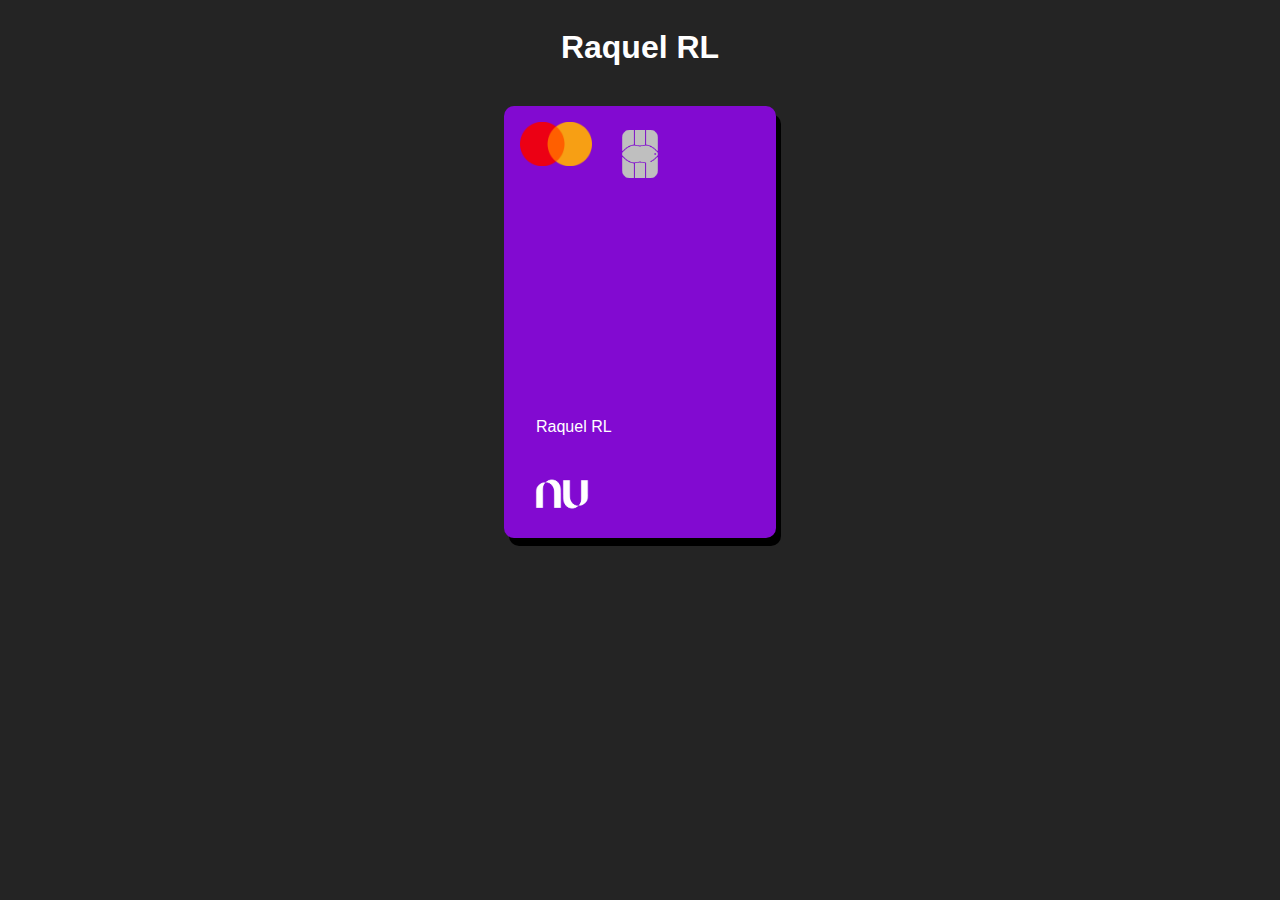
<file: Cartão Nubank/index.html>
<!DOCTYPE html>
<html lang="en">
<head>
    <meta charset="UTF-8">
    <meta http-equiv="X-UA-Compatible" content="IE=edge">
    <meta name="viewport" content="width=device-width, initial-scale=1.0">
    <title>Card GN</title>
    <style>
        body{
            background-color: rgb(36,36,36);
            font-family: Arial, Helvetica, sans-serif;
            color: #fff;
            display: flex;
            flex-direction: column;
            align-items: center;
        }
        .container{
           background-color:#820ad1;
           padding: 1em;
           border-radius: 10px;
           width: 15em;
           height: 25em;
           box-shadow:5px 8px #000 ;
        }
        img[alt=mastercard]{
           width: 30%; 
        }
        img[alt=chip]{
         width: 40%;
         transform: rotate(90deg);   
        }
        .footer img{
            width: 35%;
        }
        .content{
           display: flex;
           flex-direction: column;
           height: 100%; 
        }
        .header{
            height: 70%;
        }
        .box-img{
            display: flex;
            align-items: flex-start;
        }
        .footer{
            height:30%;
        }
        .footer p{
          margin-left: 1em;  
        }
    </style>
</head>
<body>
    <h1>Raquel RL</h1>
    <br>
    <div class="container">
        <div class="content">
            <div class="header">
                <div class="box-img">
                    <img src="./img/mastercard_logo.png" alt="mastercard">
                    <img src="./img/chip.png" alt="chip">
                </div>
            </div>
            <div class="footer">
                <p>Raquel RL</p>
                <img src="./img/nubank_logo.png" alt="nubank">
            </div>
        </div>
    </div>
</body>
<script>
    const card = document.querySelector('.container');

    card.addEventListener("mousemove", cardEffect);
    card.addEventListener("mouseleave", cardBack);
    card.addEventListener("mouseenter", cardEnter);

    function cardEffect(event)
    {
        const cardWidth = card.offsetWidth;
        const cardHeight = card.offsetHeight;
        const centerX = card.offsetLeft + cardWidth/2;
        const centerY = card.offsetTop + cardHeight/2;
        const positionX = event.clientX - centerX;
        const positionY = event.clientY - centerY;
        
        const rotateX = ((+1)*25*positionY/(cardHeight/2)).toFixed(2);
        const rotateY = ((-1)*25*positionX/(cardWidth/2)).toFixed(2);

        console.log(rotateX,rotateY);

        card.style.transform = `perspective(500px) rotateX(${rotateX}deg) rotateY(${rotateY}deg)`;

    }

    function cardBack(event)
    {
        card.style.transform = `perspective(500px) rotateX(0deg) rotateY(0deg)`;
        cardTransition();
    }

    function cardTransition()
    {
        clearInterval(card.transitionId);
        card.style.transition = 'transform 400ms';
        card.transitionId = setTimeout(() => {
            card.style.transition = '';
        },400);
    }

    function cardEnter(event)
    {
        cardTransition();
    }
</script>
</html>
</file>
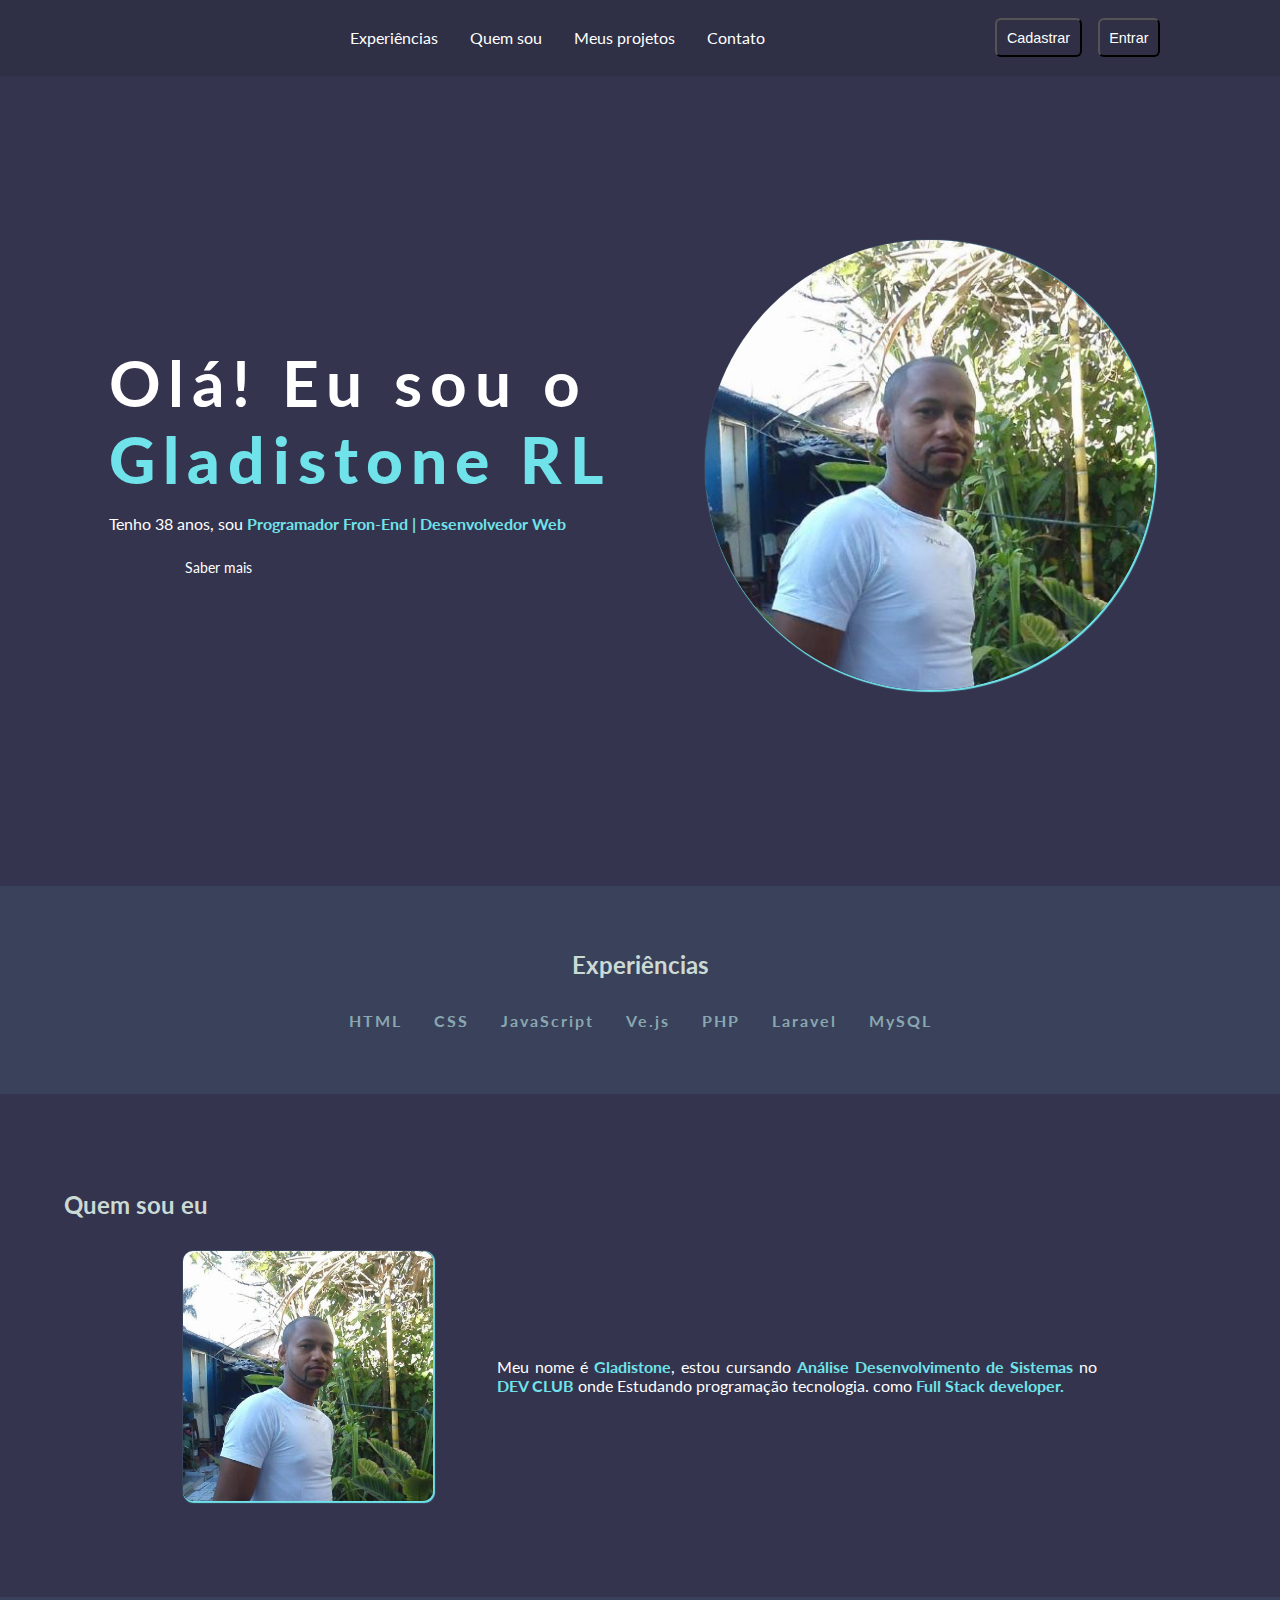
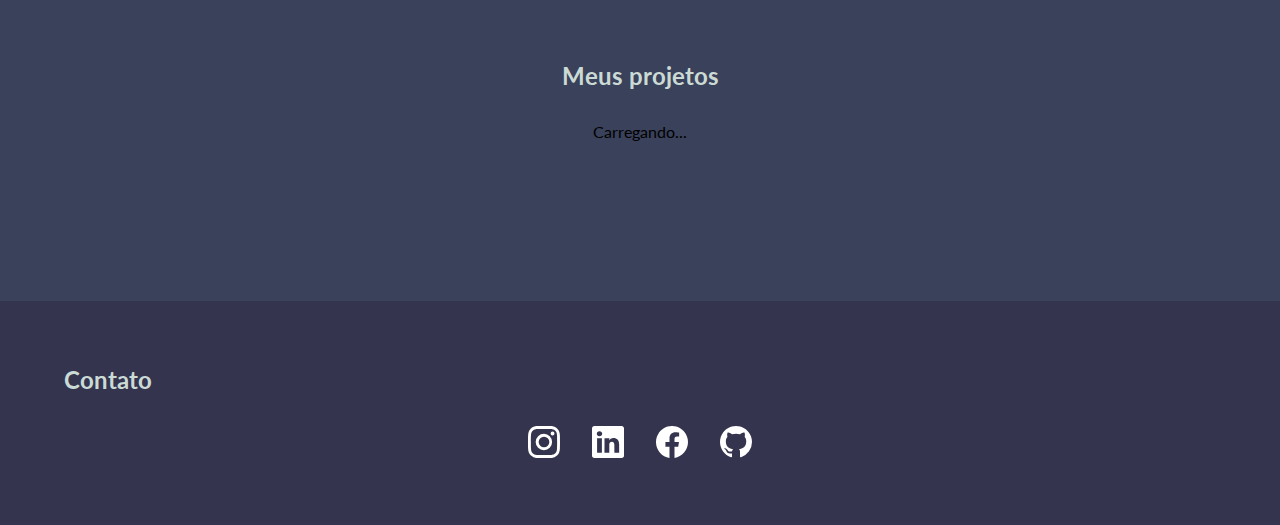
<file: gladistone/index.html>
<!DOCTYPE html>
<html lang="en">

<head>
    <meta charset="UTF-8">
    <meta http-equiv="X-UA-Compatible" content="IE=edge">
    <meta name="viewport" content="width=device-width, initial-scale=1.0">
    <link rel="stylesheet" href="style.css">
    <title>Gladistone | RL</title>
</head>

<body>
    <header>
        <div class="box-img-header">

        </div>
        <nav>
            <a href="#experiences" class="nav-links">Experiências</a>
            <a href="#who-am-i" class="nav-links">Quem sou</a>
            <a href="#my-projects" class="nav-links">Meus projetos</a>
            <a href="#contact" class="nav-links">Contato</a>
        </nav>
        <div class="box-btn-actions">
            <button class="btn-action">Cadastrar</button>
            <button class="btn-action">Entrar</button>
        </div>
    </header>

    <main>
        <section class="first-section">
            <div>
                <h1>Olá! Eu sou o <br> <strong>Gladistone RL</strong></h1>
                <p>Tenho 38 anos, sou <strong>Programador Fron-End</strong><strong> | Desenvolvedor Web</strong></p>
                <a href="#contact" class="btn-action link-action">Saber mais</a>
            </div>
            <div class="box-img-main">
                <img class="img-profile" src="./img/perfil.jpg" alt="Gladistone">
            </div>
        </section>

        <section id="experiences" class="second-section">
            <h2 class="title">Experiências</h2>
            <div>
                <ul>
                    <li>HTML</li>
                    <li>CSS</li>
                    <li>JavaScript</li>
                    <li>Ve.js</li>
                    <li>PHP</li>
                    <li>Laravel</li>
                    <li>MySQL</li>

                </ul>
            </div>
        </section>

        <section id="who-am-i" class="third-section">
            <h2 class="title">Quem sou eu</h2>
            <div>
                <img class="img-who-am-i" src="./img/perfil.jpg" alt="Gladistone - Foto">
                <p>Meu nome é <strong>Gladistone</strong>, estou cursando <strong>Análise Desenvolvimento de
                        Sistemas</strong> no <strong> DEV CLUB
                    </strong> onde Estudando programação tecnologia.
                    como <strong>Full Stack developer.</strong></p>
            </div>
        </section>

        <section id="my-projects" class="fourth-section">
            <h2 class="title">Meus projetos</h2>
            <p id="loading">Carregando...</p>
            <div id="my-projects-list"></div>
        </section>
    </main>

    <footer id="contact">
        <h2 class="title">Contato</h2>
        <div>
            <a href="" title="instagram" target="_blank">
                <svg xmlns="http://www.w3.org/2000/svg" width="32" height="32" fill="#fff" class="bi bi-instagram"
                    viewBox="0 0 16 16">
                    <path
                        d="M8 0C5.829 0 5.556.01 4.703.048 3.85.088 3.269.222 2.76.42a3.917 3.917 0 0 0-1.417.923A3.927 3.927 0 0 0 .42 2.76C.222 3.268.087 3.85.048 4.7.01 5.555 0 5.827 0 8.001c0 2.172.01 2.444.048 3.297.04.852.174 1.433.372 1.942.205.526.478.972.923 1.417.444.445.89.719 1.416.923.51.198 1.09.333 1.942.372C5.555 15.99 5.827 16 8 16s2.444-.01 3.298-.048c.851-.04 1.434-.174 1.943-.372a3.916 3.916 0 0 0 1.416-.923c.445-.445.718-.891.923-1.417.197-.509.332-1.09.372-1.942C15.99 10.445 16 10.173 16 8s-.01-2.445-.048-3.299c-.04-.851-.175-1.433-.372-1.941a3.926 3.926 0 0 0-.923-1.417A3.911 3.911 0 0 0 13.24.42c-.51-.198-1.092-.333-1.943-.372C10.443.01 10.172 0 7.998 0h.003zm-.717 1.442h.718c2.136 0 2.389.007 3.232.046.78.035 1.204.166 1.486.275.373.145.64.319.92.599.28.28.453.546.598.92.11.281.24.705.275 1.485.039.843.047 1.096.047 3.231s-.008 2.389-.047 3.232c-.035.78-.166 1.203-.275 1.485a2.47 2.47 0 0 1-.599.919c-.28.28-.546.453-.92.598-.28.11-.704.24-1.485.276-.843.038-1.096.047-3.232.047s-2.39-.009-3.233-.047c-.78-.036-1.203-.166-1.485-.276a2.478 2.478 0 0 1-.92-.598 2.48 2.48 0 0 1-.6-.92c-.109-.281-.24-.705-.275-1.485-.038-.843-.046-1.096-.046-3.233 0-2.136.008-2.388.046-3.231.036-.78.166-1.204.276-1.486.145-.373.319-.64.599-.92.28-.28.546-.453.92-.598.282-.11.705-.24 1.485-.276.738-.034 1.024-.044 2.515-.045v.002zm4.988 1.328a.96.96 0 1 0 0 1.92.96.96 0 0 0 0-1.92zm-4.27 1.122a4.109 4.109 0 1 0 0 8.217 4.109 4.109 0 0 0 0-8.217zm0 1.441a2.667 2.667 0 1 1 0 5.334 2.667 2.667 0 0 1 0-5.334z" />
                </svg>
            </a>
            <a href="https://www.linkedin.com/in/gladistone-ribeiro-lima/" title="linkedin" target="_blank">
                <svg xmlns="http://www.w3.org/2000/svg" width="32" height="32" fill="#fff" class="bi bi-linkedin"
                    viewBox="0 0 16 16">
                    <path
                        d="M0 1.146C0 .513.526 0 1.175 0h13.65C15.474 0 16 .513 16 1.146v13.708c0 .633-.526 1.146-1.175 1.146H1.175C.526 16 0 15.487 0 14.854V1.146zm4.943 12.248V6.169H2.542v7.225h2.401zm-1.2-8.212c.837 0 1.358-.554 1.358-1.248-.015-.709-.52-1.248-1.342-1.248-.822 0-1.359.54-1.359 1.248 0 .694.521 1.248 1.327 1.248h.016zm4.908 8.212V9.359c0-.216.016-.432.08-.586.173-.431.568-.878 1.232-.878.869 0 1.216.662 1.216 1.634v3.865h2.401V9.25c0-2.22-1.184-3.252-2.764-3.252-1.274 0-1.845.7-2.165 1.193v.025h-.016a5.54 5.54 0 0 1 .016-.025V6.169h-2.4c.03.678 0 7.225 0 7.225h2.4z" />
                </svg>
            </a>
            <a href="https://www.facebook.com/gladistone.ribeirolima" title="#" target="_blank">
                <svg xmlns="http://www.w3.org/2000/svg" width="32" height="32" fill="#fff" class="bi bi-facebook"
                    viewBox="0 0 16 16">
                    <path
                        d="M16 8.049c0-4.446-3.582-8.05-8-8.05C3.58 0-.002 3.603-.002 8.05c0 4.017 2.926 7.347 6.75 7.951v-5.625h-2.03V8.05H6.75V6.275c0-2.017 1.195-3.131 3.022-3.131.876 0 1.791.157 1.791.157v1.98h-1.009c-.993 0-1.303.621-1.303 1.258v1.51h2.218l-.354 2.326H9.25V16c3.824-.604 6.75-3.934 6.75-7.951z" />
                </svg>
            </a>
            <a href="https://github.com/gladisto" title="github" target="_blank">
                <svg xmlns="http://www.w3.org/2000/svg" width="32" height="32" fill="#fff" class="bi bi-github"
                    viewBox="0 0 16 16">
                    <path
                        d="M8 0C3.58 0 0 3.58 0 8c0 3.54 2.29 6.53 5.47 7.59.4.07.55-.17.55-.38 0-.19-.01-.82-.01-1.49-2.01.37-2.53-.49-2.69-.94-.09-.23-.48-.94-.82-1.13-.28-.15-.68-.52-.01-.53.63-.01 1.08.58 1.23.82.72 1.21 1.87.87 2.33.66.07-.52.28-.87.51-1.07-1.78-.2-3.64-.89-3.64-3.95 0-.87.31-1.59.82-2.15-.08-.2-.36-1.02.08-2.12 0 0 .67-.21 2.2.82.64-.18 1.32-.27 2-.27.68 0 1.36.09 2 .27 1.53-1.04 2.2-.82 2.2-.82.44 1.1.16 1.92.08 2.12.51.56.82 1.27.82 2.15 0 3.07-1.87 3.75-3.65 3.95.29.25.54.73.54 1.48 0 1.07-.01 1.93-.01 2.2 0 .21.15.46.55.38A8.012 8.012 0 0 0 16 8c0-4.42-3.58-8-8-8z" />
                </svg>
            </a>
            
        </div>
    </footer>
</body>
<script src="main.js"></script>

</html>
</file>
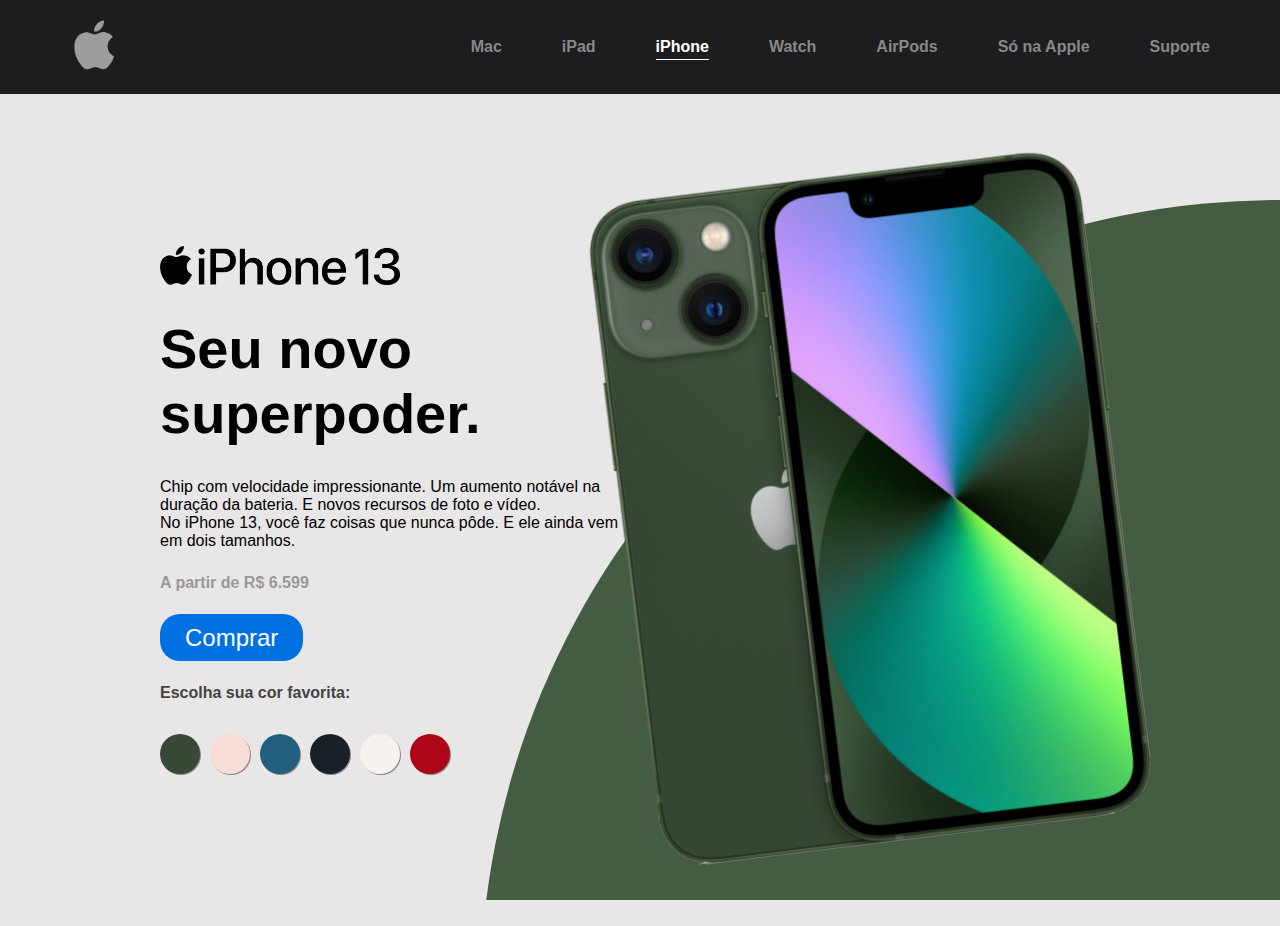
<file: IPHONE/index.html>
<!DOCTYPE html>
<html lang="pt-br">

<head>
    <meta charset="UTF-8">
    <meta name="viewport" content="width=device-width, initial-scale=1.0">
    <link rel="shortcut icon" href="img/logo (1).png" type="imge/x-icon">
    <link rel="stylesheet" href="style.css">
    <title></title>
</head>

<body>
    <header>
        <nav class="navigation">
            <a href="#"><img src="./img/logo (1).png" alt="logo do iPhone" class="logo"></a>
            <ul>
                <li><a href="#">Mac</a></li>
                <li><a href="#">iPad</a></li>
                <li><a href="#" class="check">iPhone</a></li>
                <li><a href="#">Watch</a></li>
                <li><a href="#">AirPods</a></li>
                <li><a href="#">Só na Apple</a></li>
                <li><a href="#">Suporte</a></li>
            </ul>
        </nav>
    </header>
    <main>
        <section>
            <div class="circle"></div>
            <div class="main-text">
                <img src="./img/iphone13.png" alt="">
                <h3>Seu novo superpoder.</h3>
                <p>Chip com velocidade impressionante. Um aumento notável na duração da bateria. E novos recursos de
                    foto e vídeo. <br>
                    No iPhone 13, você faz coisas que nunca pôde. E ele ainda vem em dois tamanhos.</p>
                <h6>A partir de R$ 6.599</h6>
                <a href="#" class="btn">Comprar</a>
                <div class="text">
                    <h5> Escolha sua cor favorita:</h5>
                </div>
                <div class="content">
                    <span id="green" onclick="imgSlider('img/green.png'); circleChange('#445c42')"></span>
                    <span id="pink" onclick="imgSlider('img/pink.png'); circleChange('#ffc9cf')"></span>
                    <span id="blue" onclick="imgSlider('img/blue.png'); circleChange('#0b839e')"></span>
                    <span id="black" onclick="imgSlider('img/black.png'); circleChange('#092732')"></span>
                    <span id="white" onclick="imgSlider('img/white.png');circleChange('#e0dbd7')"></span>
                    <span id="red" onclick="imgSlider('img/red.png');circleChange('#cf4f68')"></span>
                </div>
            </div>
            <div class="main-img">
                <img src="img/green.png" alt="Imagem do iPhone" id="Phone">
            </div>
        </section>
    </main>
    
</body>

</html>
</file>
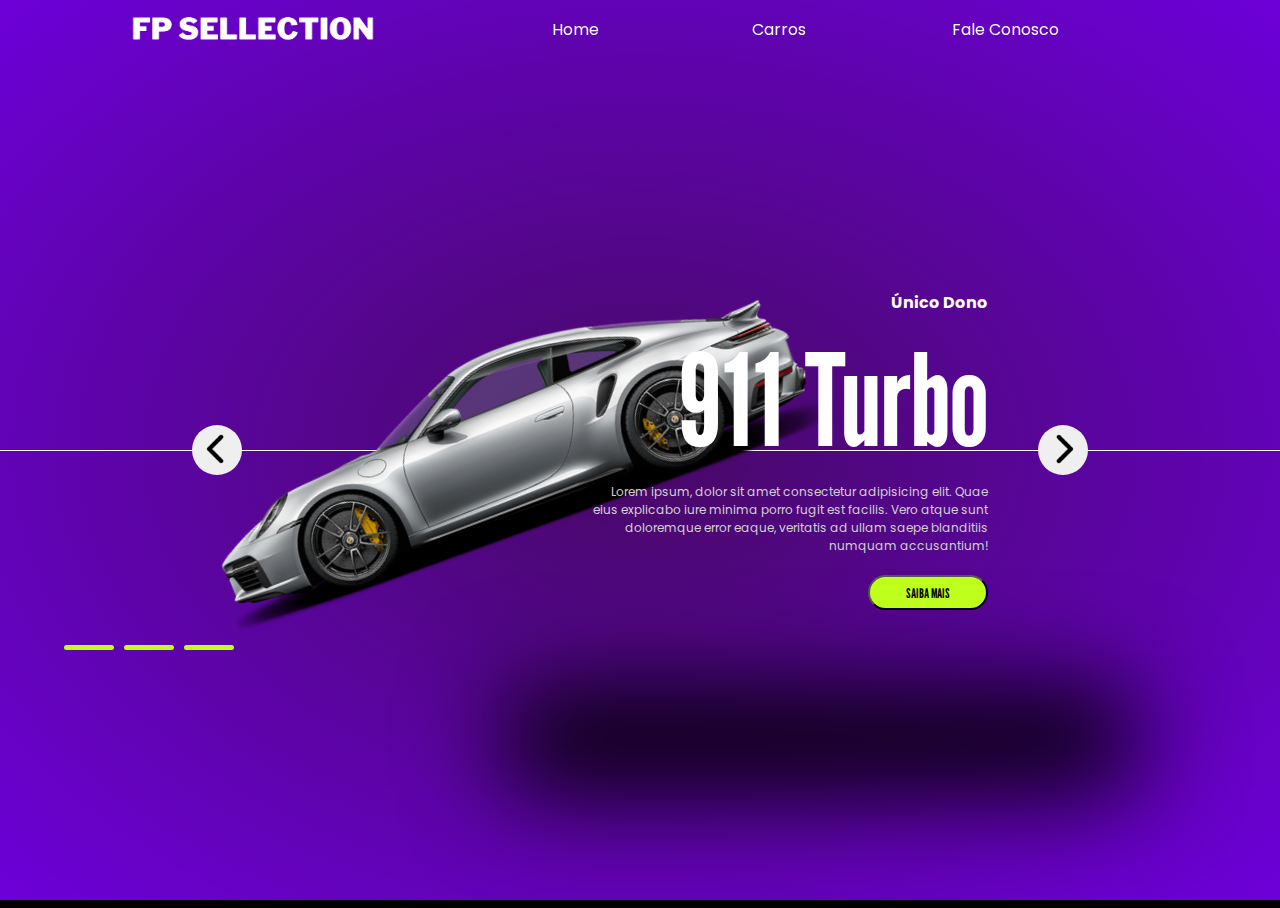
<file: projeto ferrare/index.html>
<!DOCTYPE html>
<html lang="pt-br">

<head>
    <meta charset="UTF-8">
    <meta name="viewport" content="width=device-width, initial-scale=1.0">
    <link rel="preconnect" href="https://fonts.googleapis.com">
    <link rel="preconnect" href="https://fonts.gstatic.com" crossorigin>
    <link
        href="https://fonts.googleapis.com/css2?family=Poppins:ital,wght@0,100;0,200;0,300;0,400;0,500;0,600;0,700;0,800;0,900;1,100;1,200;1,300;1,400;1,500;1,600;1,700;1,800;1,900&display=swap"
        rel="stylesheet">

    <link rel="preconnect" href="https://fonts.googleapis.com">
    <link rel="preconnect" href="https://fonts.gstatic.com" crossorigin>
    <link
        href="https://fonts.googleapis.com/css2?family=League+Gothic&family=Poppins:ital,wght@0,100;0,200;0,300;0,400;0,500;0,600;0,700;0,800;0,900;1,100;1,200;1,300;1,400;1,500;1,600;1,700;1,800;1,900&display=swap"
        rel="stylesheet">
    <link rel="stylesheet" href="styles.css">
    <title>FP Sellection</title>
</head>

<body>
    <header>
        <img src="./img/logo(1).png" alt="logo fp">
        <nav>
            <ul>
                <li>Home</li>
                <li>Carros</li>
                <li>Fale Conosco</li>
            </ul>
        </nav>
    </header>


    <section class="container">
        <div class="list">


            <div class="item active">
                <div class="car-img">
                    <img src="./img/1.png" alt="imagem carro">
                </div>
                <div class="content">
                    <p class="car-information">
                        Único Dono
                    </p>
                    <h2>
                        911 Turbo
                    </h2>
                    <p class="descriptio">
                        Lorem ipsum, dolor sit amet consectetur adipisicing elit. Quae eius explicabo iure minima porro
                        fugit est facilis. Vero atque sunt doloremque error eaque, veritatis ad ullam saepe blanditiis
                        numquam accusantium!
                    </p>
                    <button class="information">
                        Saiba Mais
                    </button>
                </div>
            </div>


            <div class="item">
                <div class="car-img">
                    <img src="./img/2.png" alt="imagem carro">
                </div>
                <div class="content">
                    <p class="car-information">
                        Conversível
                    </p>
                    <h2>
                        Ferrari
                    </h2>
                    <p class="descriptio">
                        Lorem ipsum, dolor sit amet consectetur adipisicing elit. Quae eius explicabo iure minima porro
                        fugit est facilis. Vero atque sunt doloremque error eaque, veritatis ad ullam saepe blanditiis
                        numquam accusantium!
                    </p>
                    <button class="information">
                        Saiba Mais
                    </button>
                </div>
            </div>


            <div class="item">
                <div class="car-img">
                    <img src="./img/3.png" alt="imagem carro">
                </div>
                <div class="content">
                    <p class="car-information">
                        2015
                    </p>
                    <h2>
                        Lamborghini
                    </h2>
                    <p class="descriptio">
                        Lorem ipsum, dolor sit amet consectetur adipisicing elit. Quae eius explicabo iure minima porro
                        fugit est facilis. Vero atque sunt doloremque error eaque, veritatis ad ullam saepe blanditiis
                        numquam accusantium!
                    </p>
                    <button class="information">
                        Saiba Mais
                    </button>
                </div>
            </div>

            <div class="item">
                <div class="car-img">
                    <img src="./img/golf.jpg" alt="imagem carro">
                </div>
                <div class="content">
                    <p class="car-information">
                        2015
                    </p>
                    <h2>
                        golf
                    </h2>
                    <p class="descriptio">
                        Lorem ipsum, dolor sit amet consectetur adipisicing elit. Quae eius explicabo iure minima porro
                        fugit est facilis. Vero atque sunt doloremque error eaque, veritatis ad ullam saepe blanditiis
                        numquam accusantium!
                    </p>
                    <button class="information">
                        Saiba Mais
                    </button>
                </div>
            </div>
        </div>



        <div class="arrows">
            <button id="prev"><img src="./img/arrow.png" alt="seta esquerda"></button>
            <button id="next"><img src="./img/arrow.png" alt="seta direita"></button>
        </div>

        <div class="indicators">
            <div></div>
            <ul>
                <li class="active"></li>
                <li></li>
                <li></li>
            </ul>
        </div>
    </section>

    <script src="./scripts.js"></script>
</body>

</html>
</file>
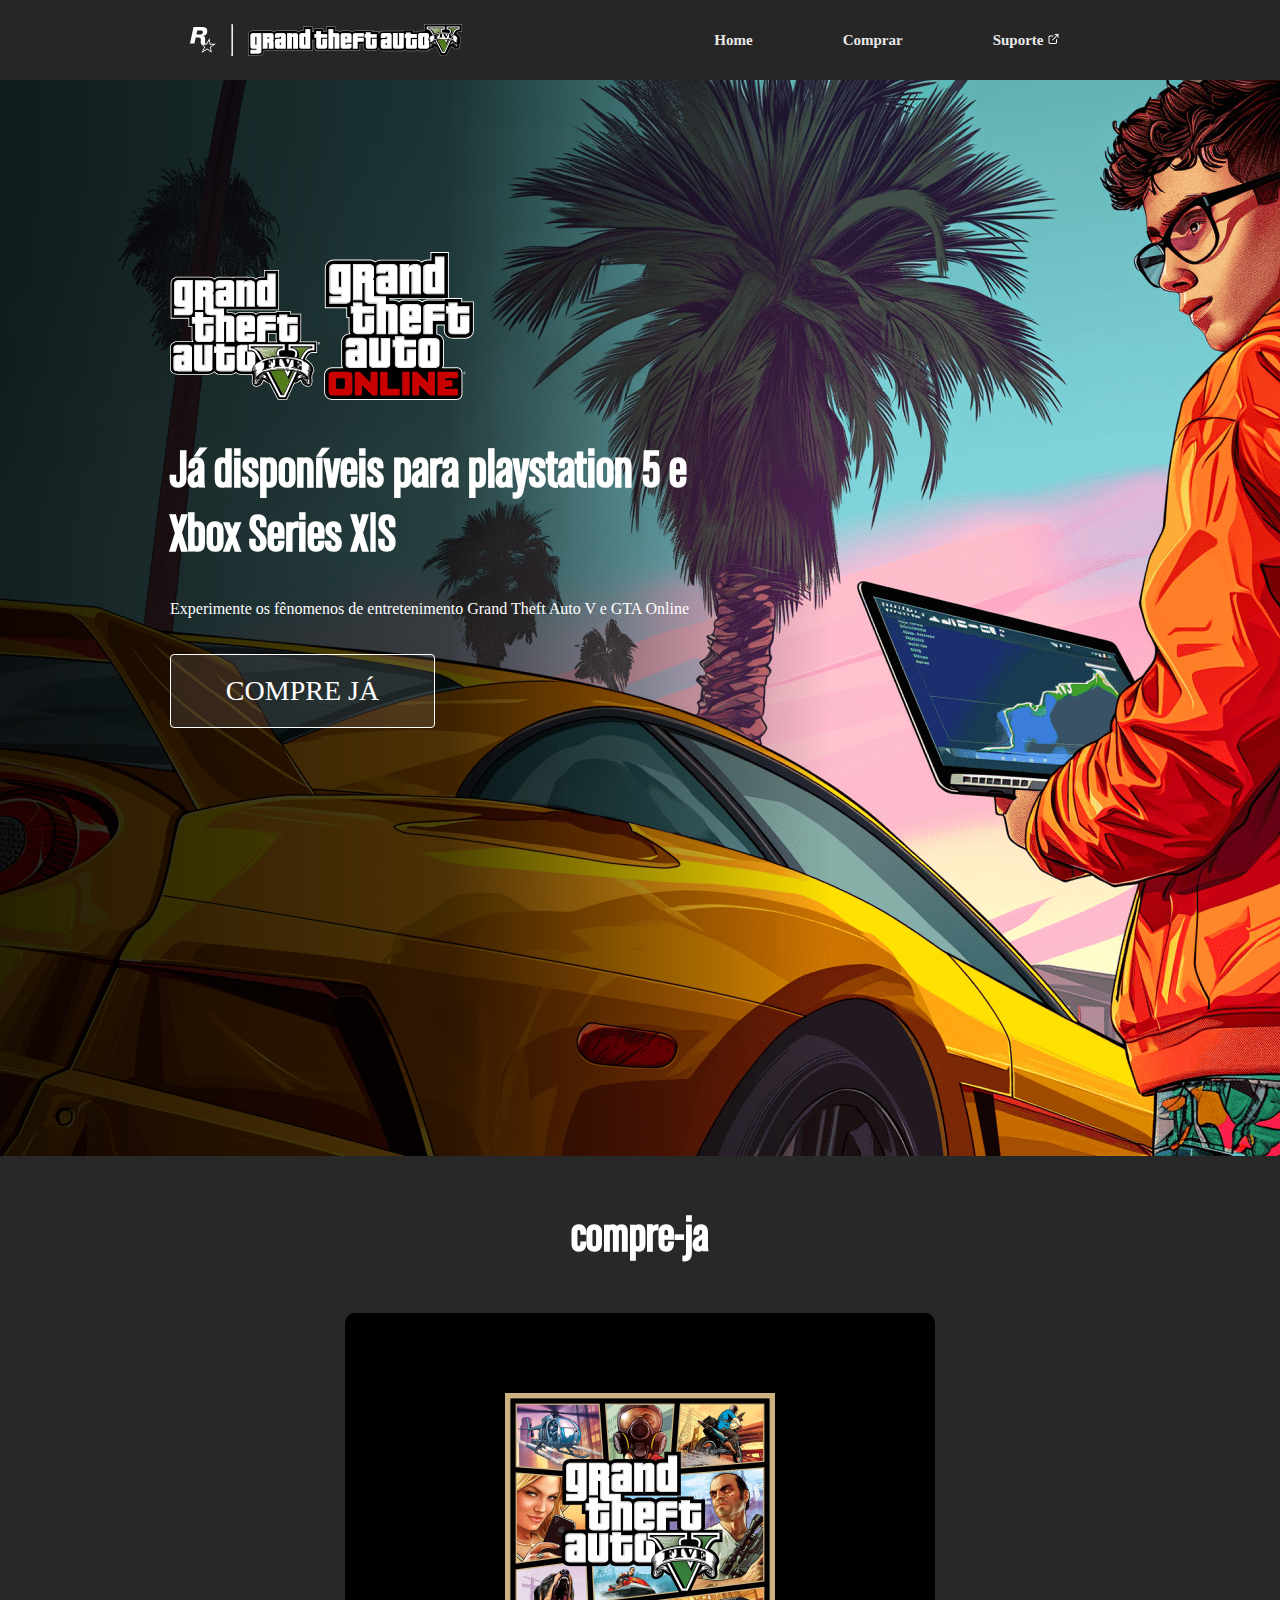
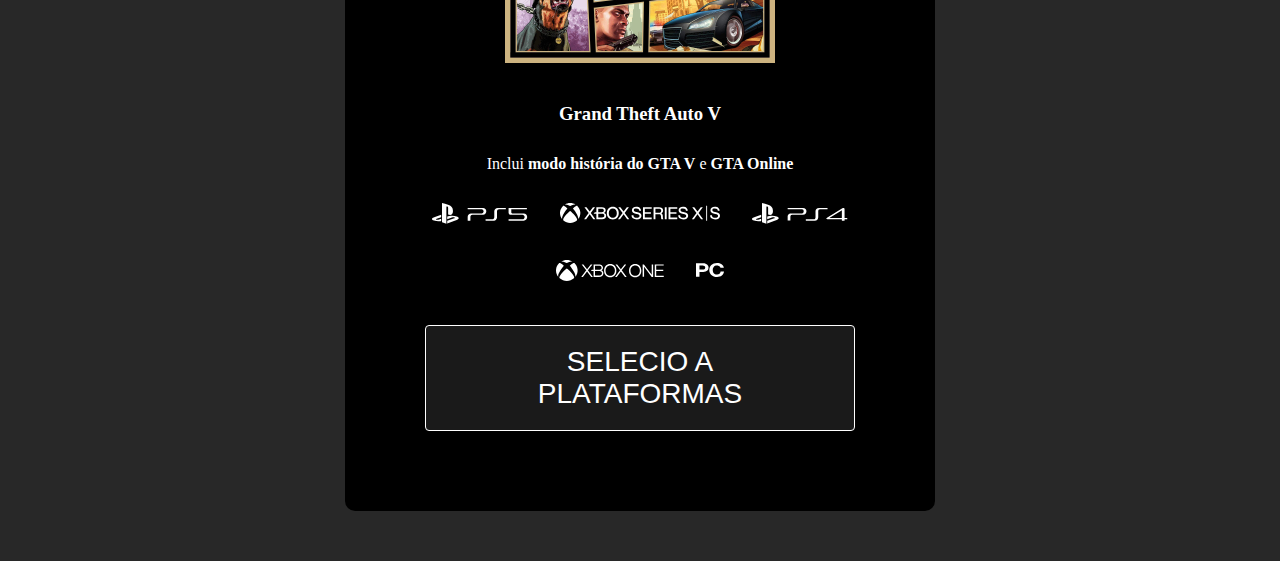
<file: projeto-gta/index.html>
<!DOCTYPE html>
<html lang="pt-BR">

<head>
    <meta charset="UTF-8">
    <meta name="viewport" content="width=device-width, initial-scale=1.0">
    <title>Semana do Zero ao Programador Contratado-Landing Page GTA</title>
    <link rel="shortcut icon" href="src/imagens/favicon.png" type="image/x-icon">
    <link href="https://fonts.cdnfonts.com/css/chalet" rel="stylesheet">
    <link rel="stylesheet" href="./src/css/reset.css">
    <link rel="stylesheet" href="./src/css/estilos.css">
    <link rel="stylesheet" href="./src/css/fontes.css">
    <link rel="stylesheet" href="./src/css/responsivo.css">
</head>

<body>

    <header class="cabecalho">
        <div class="logo">
            <img src="./src/imagens/logo-rockstar.svg" alt="logo-rockstar Games">
            <hr>
            <img src="./src/imagens/logo-gta.svg" alt="logo GTA V">
        </div>
        <nav>
            <ul class="menu">
                <li>
                    <a href="#homa">Home</a>
                </li>
                <li>
                    <a href="#comprar">Comprar</a>
                </li>
                <li>
                    <a href="https://support.rockstargames.com/categories/200013306" target="_blank">Suporte <img
                            src="./src/imagens/icone-link.svg" alt="icone-link de Suporte"> </a>

                </li>
            </ul>
        </nav>
    </header>
    <main class="home" id="home">
        <img class="image-fundo" src="./src/imagens/bg-main.png"
            alt="Rapaz de moletonm laranja ao lado de um carro esportivo amarelo">
        <div class="informacoes">
            <div class="lista-de-jogos">
                <img src="./src/imagens/logo-gta-v.svg" alt="logo GTA V">
                <img src="./src/imagens/logo-gta-online.svg" alt="logo GTA Online">
            </div>
            <h1 class="titulo">Já disponíveis para playstation 5 e Xbox Series X|S</h1>
            <P class="texto">
                Experimente os fênomenos de entretenimento Grand Theft Auto V e GTA Online
            </P>

            <a class="btn-comprar" href="#compra">Compre já</a>
        </div>
    </main>
    <section class="compre-ja" id="compre-ja">
        <h2 class="titulo">compre-ja</h2>
        <div class="cartao">
            <img class="capa-do-jogo do GTA v" src="./src/imagens/gta5.jpg" alt="Capa do jogo GTA V">

            <div class="informacoes">
                <h3>Grand Theft Auto V</h3>
                <p>
                    Inclui <strong>modo história do GTA V</strong> e <strong>GTA Online</strong>
                </p>
                <ul class="plataformas ativo">
                    <li>
                        <img src="./src/imagens/logo-ps5.svg" alt="logo playstation 5">
                    </li>
                    <li>
                        <img src="./src/imagens/logo-xbox-series-s.svg" alt="logo Xbox Series X|S">
                    </li>
                    <li>
                        <img src="./src/imagens/logo-ps4.svg" alt="logo playstation 4">
                    </li>
                    <li>
                        <img src="./src/imagens/logo-xbox-one.svg" alt="  logo-xbox-one">
                    </li>
                    <li>
                        <img src="./src/imagens/logo-pc.svg" alt="logo-pc">
                    </li>
                </ul>
            </div>
            <button class="btn-plataforma">
                Selecio a plataformas

                <ul class="plataformas">
                    <li>
                        <img src="./src/imagens/logo-ps5.svg" alt="logo playstation 5">
                    </li>
                    <li>
                        <img src="./src/imagens/logo-xbox-series-s.svg" alt="logo Xbox Series X|S">
                    </li>
                    <li>
                        <img src="./src/imagens/logo-ps4.svg" alt="logo playstation 4">
                    </li>
                    <li>
                        <img src="./src/imagens/logo-xbox-one.svg" alt="  logo-xbox-one">
                    </li>
                    <li>
                        <img src="./src/imagens/logo-pc.svg" alt="logo-pc">
                    </li>
                </ul>

            </button>
        </div>

    </section>
    <script src="./src/js/index.js"></script>
</body>

</html>
</file>
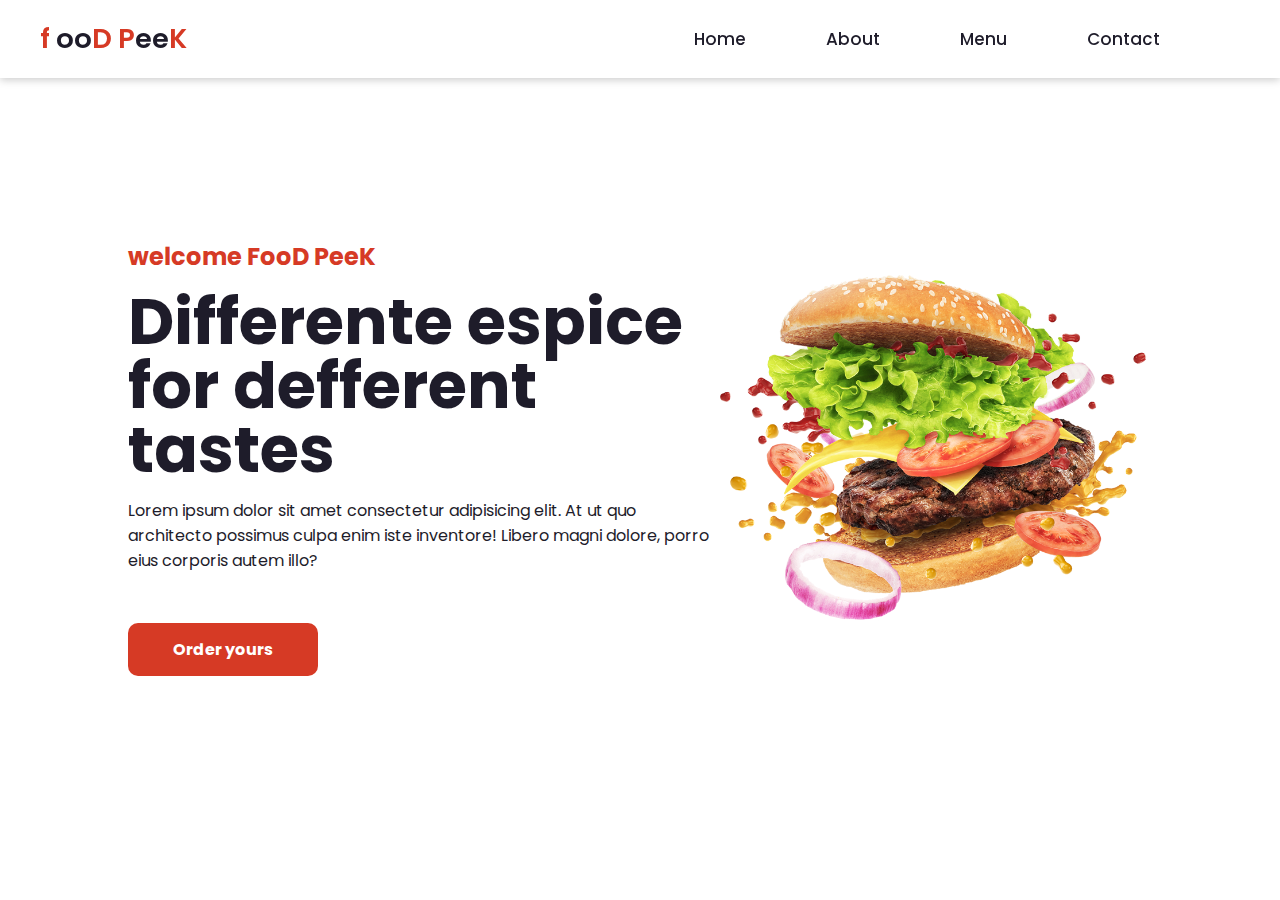
<file: Responsivo/index.html>
<!DOCTYPE html>
<html lang="pt-br">
<head>
    <meta charset="UTF-8">
    <meta name="viewport" content="width=device-width, initial-scale=1.0">
    <link href='https://unpkg.com/boxicons@2.1.4/css/boxicons.min.css' rel='stylesheet'>
    <link rel="stylesheet" href="style.css">
    <title>Document</title>
</head>
<body>
    <header>
        <nav class="navigation">
            <a href="#" class="logo">f <span>oo</span>D P<span>ee</span>K</a>
            <ul class="nav-memu">
                <li class="nav-item"><a href="#">Home</a></li>
                <li class="nav-item"><a href="#">About</a></li>
                <li class="nav-item"><a href="#">Menu</a></li>
                <li class="nav-item"><a href="#">Contact</a></li>
                <i class="bx bx-seacrh"></i>
                <div class="menu">
                   <span class="bar"></span>
                   <span class="bar"></span>
                   <span class="bar"></span>
                </div>
            </ul>
        </nav>
    </header>
    <main>
        <section class="home">
            <div class="home-text">
             <h4 class="text-h4">welcome FooD PeeK</h4>
             <h1 class="text-h1">Differente espice for defferent tastes</h1>
             <p>Lorem ipsum dolor sit amet consectetur adipisicing elit. At ut quo architecto possimus culpa enim iste inventore! Libero magni dolore, porro eius corporis autem illo?</p>
             <a href="#" class="home-btn">Order yours</a>
            </div>
            <div class="home-img">
               <img src="./img/imagem.png" alt="hamburguer">
            </div>
        </section>
    </main>
    <script src="./script.js"></script>
</body>
</html>
</file>
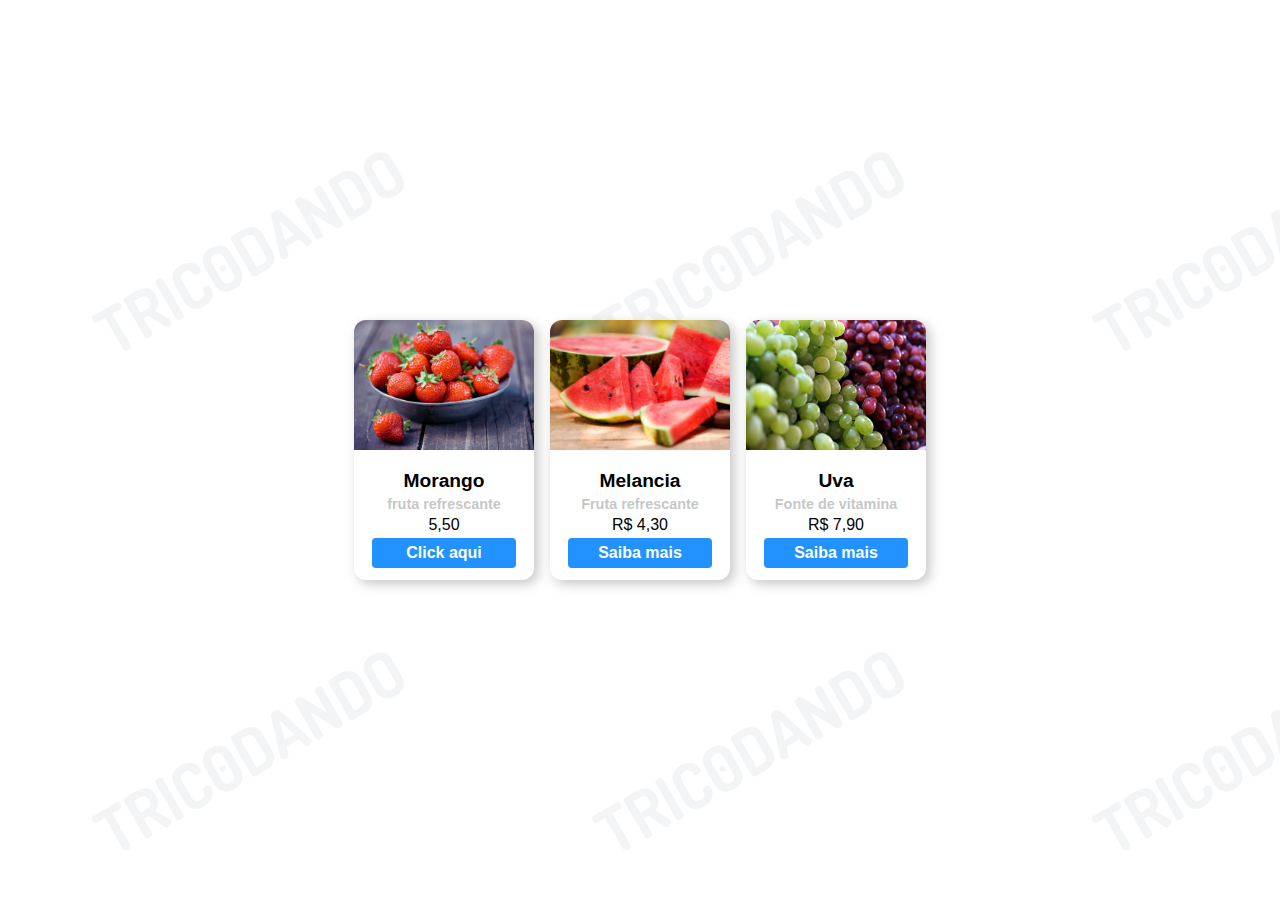
<file: tricodando/index.html>
<!DOCTYPE html>
<html lang="pt-br">

<head>
    <meta charset="UTF-8">
    <meta name="viewport" content="width=device-width, initial-scale=1.0">
    <title>Car - Tricodondo Lab</title>
    <link rel="stylesheet" href="style.css">
</head>

<body>

    <dir class="card">
        <img src="assets/morango.jpg">
        <div>
            <h1>Morango</h1>
            <h2>fruta refrescante</h2>
            <span>5,50</span>
            <button>Click aqui</button>
        </div>
    </dir>

    <div class="card">
        <img src="assets/melancia.jpg">
        <div>
          <h1>Melancia</h1>
          <h2>Fruta refrescante</h2>
          <span>R$ 4,30</span>
          <button>Saiba mais</button>
        </div>
      </div>

      <div class="card">
        <img src="assets/uva.jpg">
        <div>
          <h1>Uva</h1>
          <h2>Fonte de vitamina</h2>
          <span>R$ 7,90</span>
          <button>Saiba mais</button>
        </div>
      </div>
</body>

</html>
</file>
<file: gladistone/style.css>
@import url('https://fonts.googleapis.com/css2?family=Lato');

* {
    margin: 0;
    padding: 0;
}

:root {
    -white: #fff;
    --dark1: #34344e;
    --dark2: #3a415a;
    --dark3: #566981;
    --dark4: #89a7b1;
    --dark5: #cbdad5;
    --dark6: #2f2f46;
    --cyan1: #70e3ea;
}
 
::-webkit-scrollbar{
    width: 10px;
}
::-webkit-scrollbar-track{
   background: var(--dark2);
}
::-webkit-scrollbar-thumb{
    background: var(--dark3);
}

::-webkit-scrollbar-thumb:hover{
    background: var(--dark4);
}
body {
    background-color: var(--dark1);
    height: 100vh;
    font-family: 'Lato';
}

header {
    display: flex;
    justify-content: space-around;
    align-items: center;
    gap: 1rem;
    flex-wrap: wrap;
    padding: .8rem;
    background-color: var(--dark6);
    min-height: 50px;
}

.box-img-hearder {
    height: 100%;
}

.img-logo {
    max-width: 60px;
    height: 100%;
}

nav {
    display: flex;
    gap: 2rem;
    justify-content: center;
    align-items: center;
    flex-wrap: wrap;
}

.nav-links {
    text-decoration: none;
    color: white;
}

.nav-links:hover {
    color: var(--dark4);
    transition: .4s;
    text-decoration: underline;
}

.box-btn-actions {
    display: flex;
    gap: 1rem;
}

:is(button, .link-action) {
    padding: .6rem;
    font-size: .9rem;
    border-radius: 6px;
    cursor: pointer;
    transition: .4s;
}

.btn-action {
    background-color: transparent;
    border: 1px solid color(white);
    color: white;
}

.btn-action:hover {
    background-color: var(--dark3);
    border: 1px solid var(--dark3);
}

.link-action {
    text-decoration: none;
    width: 200px;
    text-align: center;
}

main {
    display: flex;
    flex-direction: column;
    gap: 2rem;

}

section {
    padding: 4rem;
}

.first-section {
    display: flex;
    justify-content: space-evenly;
    gap: 2rem;
    flex-wrap: wrap;
    align-items: center;
    min-height: 650px;
}

.first-section>div {
    display: flex;
    flex-direction: column;
    gap: 1rem;
    min-width: 300px;
}

h1 {
    font-size: 4rem;
    color: #fff;
    letter-spacing: 8px;
}

strong {
    color: #70e3ea;
}

.first-section p {
    color: #fff;
}

.box-img-main {
    max-width: 450px;
    padding: 1rem;
}

.img-profile {
    border-radius: 50%;
    width: 100%;
}

:is(.second-section,.fourth-section) {
    background-color: var(--dark2);
    display: flex;
    flex-direction: column;
    align-items: center;
    justify-content: center;
    gap: 2rem;
}

.second-section ul {
    list-style: none;
    display: flex;
    justify-content: center;
    align-items: center;
    flex-wrap: wrap;
    gap: 2rem;
}

.second-section ul li {
    color: var(--dark4);
    letter-spacing: 2px;
    font-weight: bold;
}

.second-section ul li:hover {
    color: var(--dark5);
    transition: .4s;
    cursor: default;
}

.title {
    color: var(--dark5);
}
.third-section{
    display: flex;
    flex-direction: column;
    gap: 2rem;
}
.third-section > div{
    display: flex;
    gap: 4rem;
    justify-content: center;
    align-items: center;
    flex-wrap: wrap;
}
.third-section > div img{
   width: 250px;
   border-radius: 10px; 
}
.third-section > div p{
   max-width: 600px;
   color: white;
   text-align: justify; 
}
footer{
    padding: 4rem;
    display: flex;
    flex-direction: column;
    gap: 2rem;
}
footer > div{
   display: flex; 
   justify-content: center;
   gap: 2rem;
   flex-wrap: wrap;
}

#my-projects-list{
    display: flex;
    gap: 2rem;
    flex-wrap: wrap;
    padding: 2rem;
    justify-self: center;
    align-items: center;
}

#my-projects-list a{
    text-decoration: none;
    color: var(--dark3);
}
#my-projects-list a:hover{
  color: var(--dark5);
  transition: .4s;
  cursor: default;
}
:is(.img-profile,.img-who-am-i){
    box-shadow : 1px 1px 1px 1px var(--cyan1); 
}
</file>
<file: IPHONE/style.css>
* {
    margin: 0;
    padding: 0;
    box-sizing: border-box;
    list-style: none;
    text-decoration: none;
    font-family: sans-serif;
}

body {
    background: #e8e6e7;
}

header {
    padding: 20px 70px;
    background: #1d1d1f;
}

.navigation {
    display: flex;
    align-items: center;
    justify-content: space-between;
}

.navigation .logo {
    width: 50px;
}

.navigation ul {
    display: flex;
    align-items: center;
    gap: 60px;
}

.navigation ul li a {
    color: #888;
    font-weight: 600;
    padding-bottom: 4px;
    transition: all 0.5s ease-in-out;
}

.navigation ul li a:hover {
    color: #fff;
    border-bottom: 1px solid #fff;
}

.navigation .check {
    color: #fff;
    border-bottom: 1px solid #fff;
}

/*main*/

main section {
    display: flex;
    align-items: center;
    justify-content: space-between;
    padding: 5rem 10rem;
}

.main-text img {
    width: 15rem;
    margin-bottom: 3vh;
}

.main-text h3 {
    font-size: 3.5rem;
    margin-bottom: 2rem;
}

.main-text p {
    margin-bottom: 1.5rem;
}

.main-text h6 {
    color: #999;
    font-size: 1rem;
    margin-bottom: 2rem;
}

.main-text .btn {
    padding: 10px 25px;
    background: #0071e3;
    border-radius: 20px;
    color: #fff;
    font-size: 1.5rem;
    transition: all 0.5s;
}

.main-text .btn:hover {
    opacity: .85;
}

.main-text .text h5 {
    font-size: 1rem;
    color: #444;
    margin-top: 2rem;
    margin-bottom: 2rem;
}

.main-text .content {
    display: flex;
    align-items: center;
    gap: 10px;
}

.main-text .content span {
    width: 40px;
    height: 40px;
    border-radius: 50%;
    cursor: pointer;
    box-shadow: 1px 1px #888;
    transition: all 0.5s;
}

.main-text .content span:hover {
    opacity: .80;
}

#green {
    background: #384937;
}

#pink {
    background: #f8ddd6;
}

#blue {
    background: #225f7e;
}

#black {
    background: #192028;
}

#white {
    background: #f7f2ee;
}

#red {
    background: #ae0617;
}

.main-img{
   transition: all 1s ease; 
   z-index: 100;
}

.main-img img{
    width: 500px;
   transform: rotate(-7deg);
}

.circle{
    position: absolute;
    top: 0;
    left: 0;
    width: 100%;
    height: 100%;
    background: #445c42;
    clip-path: circle(800px at right 1000px);
}
</file>
<file: projeto ferrare/styles.css>
* {
  margin: 0;
  padding: 0;
  box-sizing: border-box;
  list-style: none;
  font-family: "Poppins", sans-serif
}

body {
  background-color: #000;
  color: #fff;
  font-size: 16px;
  overflow: hidden;
}

header {

  position: fixed;
  width: 80vw;
  left: 50%;
  transform: translateX(-50%);
  display: grid;
  align-items: center;
  grid-template-columns: 1fr 600px;
  gap: 100px;
  z-index: 2;



  & img {
    width: 250px;
  }

  & nav {
    & ul {
      display: grid;
      grid-template-columns: repeat(3, 200px);
    }
  }
}

section {
  background-image: radial-gradient(#470964, #6d00d9);
  height: 100vh;
  position: relative;

  & .list {
    width: 70vw;
    height: 100%;
    margin: auto;
    position: relative;

    & .item {
      position: absolute;
      inset: 0;


      & .car-img {
        position: absolute;
        top: 50%;
        transform: translateY(-50%);
        width: 70%;

        & img {
          width: 100%;
          transform: rotate(-30deg);
        }

        &::before{
          content: '';
          position: absolute;
          background-color: #000;
          width: 100%;
          height: 100px;
          top: 150%;
          left: 50%;
          border: 50%;
          filter:blur(50px)
        }
      }

      & .content {
        position: absolute;
        right: 100px;
        width: 70%;
        height: 100%;
        display: flex;
        flex-direction: column;
        justify-content: center;
        align-items: end;
        gap: 20px;

        & .car-information {
          font-weight: bold;
        }

        & h2 {
          font-size: 8em;
          line-height: 1em;
          font-family: "League Gothic", sans-serif
        }
      }

      & .descriptio {
        color: #d2d0d0;
        font-size: 12px;
        text-align: right;
        max-width: 400px;
      }

      & .information {
        border-radius: 30px;
        height: 35px;
        width: 120px;
        text-transform: uppercase;
        border: 2px slid #791fd3;
        background-color: #beff1b;
        color: #000;
        cursor: pointer;
        font-weight: bold;
        font-family: "League Gothic", sans-serif
      }
    }

  }

  &::before {
    content: '';
    position: absolute;
    height: 200px;
    width: 100%;
    top: 50%;
    border-top: 1px solid #fff;
  }

}

.arrows {
  width: 70vw;
  position: absolute;
  top: 50%;
  left: 50%;
  transform: translate(-50%, -25px);
  display: flex;
  justify-content: space-between;

  & button:nth-child(1) {
    & img {
      transform: scale(-1);
    }
  }

  & button {
    top: 60%;
    width: 50px;
    height: 50px;
    border-radius: 50%;
    border: none;
    cursor: pointer;

    & img {
      width: 30px;
      margin-top: 4px;
      cursor: pointer;
    }

    &:hover {
      background-color: #beff1b;
    }
  }
}

.indicators {
  position: absolute;
  top: 50%;
  left: 50%;
  transform: translateX(-50%);
  height: 200px;
  width: 90vw;
  display: flex;
  flex-direction: column;
  justify-content: end;
  gap: 15px;

  &.number {
    font-size: 5em;
    font-family: "League Gothic", sans-serif
  }

  & ul {
    display: flex;
    gap: 10px;

    & li {
      width: 50px;
      height: 5px;
      background-color: #beff1b;
      border-radius: 5px;
      transition: 0.5s;

    }

    &.active {
      background-color: #fff;
    }
  }

}

section {

  & .list {
  

    & .item {
      transform: translateX(-100vw);
      transition: 0.5s;
      opacity: 0;


      & .car-img {
        & img {
          transform: rotate(0);
          transition: 0.5s;
          transition-delay: 0.3s;
        }

      }

      & .content {

        & .car-information,
        h2,
        .descriptio,
        .information {
          transform: translateX(-200px);
          transition: 0.7s;
          transition-delay: 0.3s;
          opacity: 0;
        }

        & h2 {
          transition-delay: 0.5s;
        }

        & .descriptio {
          transition-delay: 0.7s;
        }

        & .information {
          transition-delay: 0.9s;
        }

      }


    }

    & .active {
      transform: translateX(0);
      transition: 0.5s;
      opacity: 1;


      & .car-img {
        & img {
          transform: rotate(-20deg);
        }

      }

      & .content {

        .car-information,
        h2,
        .descriptio,
        .information {
          transform: translateX(0);
          opacity: 1;
        }
          
      }
    }
  }
 }
</file>
<file: projeto-gta/src/css/estilos.css>
body {
    background-color: #282828;
    color: #fff;
}

.cabecalho {
    height: 80px;
    background-color: #0b0b0b0b;
    display: flex;
    justify-content: space-around;
    align-items: center;
    padding: 0 80px;
    border-bottom: 1px solid #282828;
}

.cabecalho .logo {
    display: flex;
    gap: 15px;
}

.cabecalho .menu {
    display: flex;
    gap: 30px;
}

.cabecalho .menu li a {
    padding: 30px;
    color: #e8e8e8;
    font-weight: bolder;
    font-size: 15px;
    font-family: 'Chalet';
}

.cabecalho .menu li a:hover {
    border-radius: 2px solid #fff;
}

.home {
    display: flex;
    position: relative;
    min-height: calc(100vh - 80px);
}

.home::after {

    content: '';
    position: absolute;
    height: 100%;
    width: 100%;
    background: linear-gradient(90deg, rgba(0, 0, 0, .85), rgba(0, 0, 0, .7) 35%, transparent 65%);
}
.home .imagem-fundo{
  width: 100%; 
  object-fit: cover;
}

.home .informacoes{
    
    position: absolute;
    z-index: 1;
    min-height:calc(100vh - 80px);
    display: flex;
    flex-direction: column;
    justify-content: center;
    gap: 32px;
    padding: 80px 80px 80px 170px;
    max-width: 780px;
}

.home .informacoes img{
    max-width: 150px;
}
.home .informacoes .lista-de-jogas{
display: flex;
gap: 32px;
}
.home .informacoes .titulo{
   font-family: 'ChaletComprime'; 
   font-size: 55px;
}

.home .informacoes .texto{
    font-family: 'Chalet';
    font: size 18px; 
    line-height: 1.6;
}
.btn-comprar, .btn-plataforma{
    background-color: rgba(255,255,255, .1);
    border: 0.5px solid #fff;
    border-radius: 4px;
    font-size: 28px;
    text-align: center;
    padding: 20px 40px;
    text-transform: uppercase;
    width: 50%;
    transition: all .3s ease-in;
}

.btn-plataforma{
    color: #fff;
    width: 100%;
    cursor: pointer;
}

.btn-comprar:hover{
    background-color: #fff;
    color: #000;
}

.compre-ja .capa-do-jogo {
    width: 270px;
}
.compre-ja{
     display: flex;
     flex-direction: column;
     text-align: center;
     padding: 50px;
     align-items: center;
}
.compre-ja .titulo{
    font-family: 'ChaletComprime';
    font-size: 50px;
    font: weight 700px; 
    margin-bottom: 50px;
}
.compre-ja .cartao{
    display: flex;
    flex-direction: column;
    align-items: center;
    background-color: #000;
    width: 50%;
    border-radius: 10px;
    padding: 80px;
    gap: 40px;
}
.compre-ja .informacoes{
  
    display:flex ;
    flex-direction: column;
    gap: 30px; 
}
.compre-ja.informacoes h3{
    font-family: 'ChaletComprime';
    font-size: 52px;
    font-weight: 700;
}
.compre-ja.informacoes p{
    color: #e8e8e8;
    font-family: 'Chalet';
    font-size: 16px;
    line-height: 1.6;
}
.compre-ja .informacoes .plataformas{
    display: flex;
    flex-wrap: wrap;
    gap: 32px;
    justify-content: center;
}
.compre-ja .btn-plataforma .plataformas{
   margin-top: 10px; 
   display: flex;
   flex-direction: column;
   gap: 20px;
   transition: all .3s ease-in;
   display: none;
   opacity: 0;
}
.compre-ja .btn-plataforma .plataformas.ativo{
    display: flex;
    opacity: 1;
}

.compre-ja .btn-plataforma .plataformas li{
    padding: 20px;
}


.compre-ja  .btn-plataforma .plataformas li:nth-child(1){
    border: 1px solid #00439c;
}

.compre-ja  .btn-plataforma .plataformas li:nth-child(1):hover{
    background-color: #00439c;
}
.compre-ja  .btn-plataforma .plataformas li:nth-child(2){
    border: 1px solid #387a26;
}

.compre-ja  .btn-plataforma .plataformas li:nth-child(2):hover{
    background-color: #387a26;
}

.compre-ja .btn-plataforma .plataformas li:nth-child(3) {
    border: 1px solid #00439c;
}

.compre-ja .btn-plataforma .plataformas li:nth-child(3):hover {
    background-color: #00439c;
}

.compre-ja .btn-plataforma .plataformas li:nth-child(4) {
    border: 1px solid #387a26; 
}

.compre-ja .btn-plataforma .plataformas li:nth-child(4):hover {
    background-color: #387a26;
}
.compre-ja .btn-plataforma .plataformas li:nth-child(5) {
    border: 1px solid #fcaf17; 
}

.compre-ja .btn-plataforma .plataformas li:nth-child(5):hover {
    background-color: #fcaf17;
}
</file>
<file: projeto-gta/src/css/fontes.css>
@font-face{
    font-family:'ChaletComprime';
    src: url("../font/fontes/ChaletComprime.ttf");
}
</file>
<file: projeto-gta/src/css/responsivo.css>
@media (max-width: 1024px){
.cabecalho{
    justify-content: center;
    flex-direction: column;
    padding: 50px 0;
    gap: 15px;
}

.cabecalho .menu li a{
    padding: 15px;
}

.home .informacoes{
    padding: 30px;

}
.home .informacoes img{
    max-width: 100px;

}
.home .informacoes .titulo{
    font-size: 40px;
}
.compre-ja .cartao{
    width: 70%;
}
}

@media (max-width: 768px){
   .compre-ja {
    padding: 30px;
   }

   .compre-ja .cartao{
    padding: 80px 20px;
    width: 100%;
   }

   .compre-ja .informacoes h3{
    font-size: 35px;
   }

   .compre-ja .informacoes .plataformas{
    flex-direction: column;
   }

   .btn-plataforma{
     margin-top: 15px;
     padding: 15px;
   }

   .btn-comprar{
    width: 100%;
   }

}

@media (max-width:425px){
    main::after{
        background: linear-gradient(90deg, rgba(0, 0, 0, .85), rgba(0, 0, 0, .4) 100%, transparent 65%);
    }
    .compre-ja .cartao .capa-do-jogo{
       max-width: 80px; 
    }
}
</file>
<file: Responsivo/style.css>
@import url('https://fonts.googleapis.com/css2?family=Poppins:ital,wght@300;400;500;600;700&display=swap');

*{
    margin: 0;
    padding: 0;
    box-sizing: border-box;
    font-family: 'Poppins',sans-serif;
    list-style: none;
    text-decoration: none;
}
:root{
    --red:#d63a25;
    --white:#fff;
    --dark:#1e1c2a;
}
body{
    color: var(--dark);
    background: var(--white);
}
.navigation{
    display: flex;
    align-items: center;
    justify-content: space-between;
    padding: 18px 40px;
    box-shadow: 0 0.1rem 0.5rem #ccc;
    width: 100%;
    background: var(--white);
    transition: all 0.5s;
    position: fixed;
}
.navigation .logo{
    color: var(--red);
    font-size: 1.7rem;
    font-weight: 600;
}
.logo span{
    color: var(--dark);
}
.navigation ul{
    display: flex;
    align-items: center;
    gap: 5rem;
}
.navigation ul li a{
    color: var(--dark);
    font-size: 17px;
    font-weight: 500;
    transition: all 0.5s;
}
.navigation ul li a:hover{
    color: var(--red);
}
.navigation i{
    cursor: pointer;
    font-size: 1.5rem;
}
.menu{
    cursor: pointer;
    display: none;
}
.menu .bar{
    display: block;
    width: 28px;
    height: 3px;
    border-radius: 3px;
    background: var(--dark);
    margin: 5px auto;
    transition: all 0.3s;
}
.menu .bar:nth-child(1),
.menu .bar:nth-child(3){
    background: var(--red);
}
.home{
    width: 100%;
    height: 100vh;
    display: flex;
    align-items: center;
    justify-content: space-between;
    padding: 0px 10%;
}
.home-text{
    max-width: 37rem;
}
.home-text .text-h4{
    font-size: 1.5rem;
    color: var(--red);
    margin-bottom: 1rem;
}
.home-text .text-h1{
    font-size: 4rem;
    margin-bottom: 1rem;
    line-height: 4rem;
}
.home-text p{
    margin-bottom: 4rem;
}
.home-btn{
    padding: 15px 45px;
    background: var(--red);
    color: var(--white);
    border-radius: 10px;
    font-weight: 700;
    transition: all 0.5s;
}
.home-btn:hover{
    background: #fc4c35;
}
.home-img img{
    width: 100%;
}
@media (max-width:785px) {
    .navigation{
        padding: 18px 20px;
    }
    .menu{
        display: block;
    }
    .menu.ativo .bar:nth-child(1){
        transform:  translateY(8px) rotate(45deg);
    }
    .menu.ativo .bar:nth-child(2) {
        opacity: 0;
    }
    .menu.ativo .bar:nth-child(3){
        transform: translateY(-8px) rotate(-45deg);
    }
    .nav-menu{
        position: fixed;
        right: -100%;
        top: 70px;
        width: 100%;
        height: 100%;
        flex-direction: column;
        background: var(--white);
        gap: -10px;
        transition: 0.3s;
    }
    .nav-menu.ativo{
        right: 0;
    }
    .nav-item{
        margin: 16px 0;
    }
    /*main*/
    .home{
        padding: 100px 2%;
        flex-direction: column;
        text-align: center;
        overflow: hidden;
        gap: 5rem;
    }
    .home .text-h4{
        font-size: 15px;
    }
    .home .text-h1{
        font-size: 2.5rem;
        line-height: 3rem;
    }
    .home p{
        font-size: 15px;
    }
    .home-img{
        width: 125%;
    }
}
</file>
<file: tricodando/style.css>
* {
    margin: 0;
    padding: 0;
  }
  body {
    display: flex;
    justify-content: center;
    align-items: center;
    height: 100vh;
    font-family: "Arial";
    gap:16px;
    background-image: url("tricodando.png")
  }
  .card {
    background-color: #fff;
    width: 180px;
    height: 260px;
    border-radius: 12px;
    box-shadow: 4px 4px 12px #aaaa;
  }
  .card img {
    width: 100%;
    height: 130px;
    border-top-left-radius: 12px;
    border-top-right-radius: 12px;
  }
  .card div {
    display: flex;
    flex-direction: column;
    justify-content: center;
    align-items: center;
    gap: 4px;
    height: 50%;
  }
  .card h1 {
    font-size: 1.2rem;
  }
  .card h2 {
    font-size: .9rem;
    color: #aaaa;
  }
  .card button {
    background-color: #2192FF;
    height: 30px;
    border: none;
    padding: 4px;
    width: 80%;
    color: #fff;
    font-size: 1rem;
    font-weight: bold;
    border-radius: 4px;
  }
  .card button:hover {
    background-color: #137de8;
    cursor: pointer;
  }
</file>
